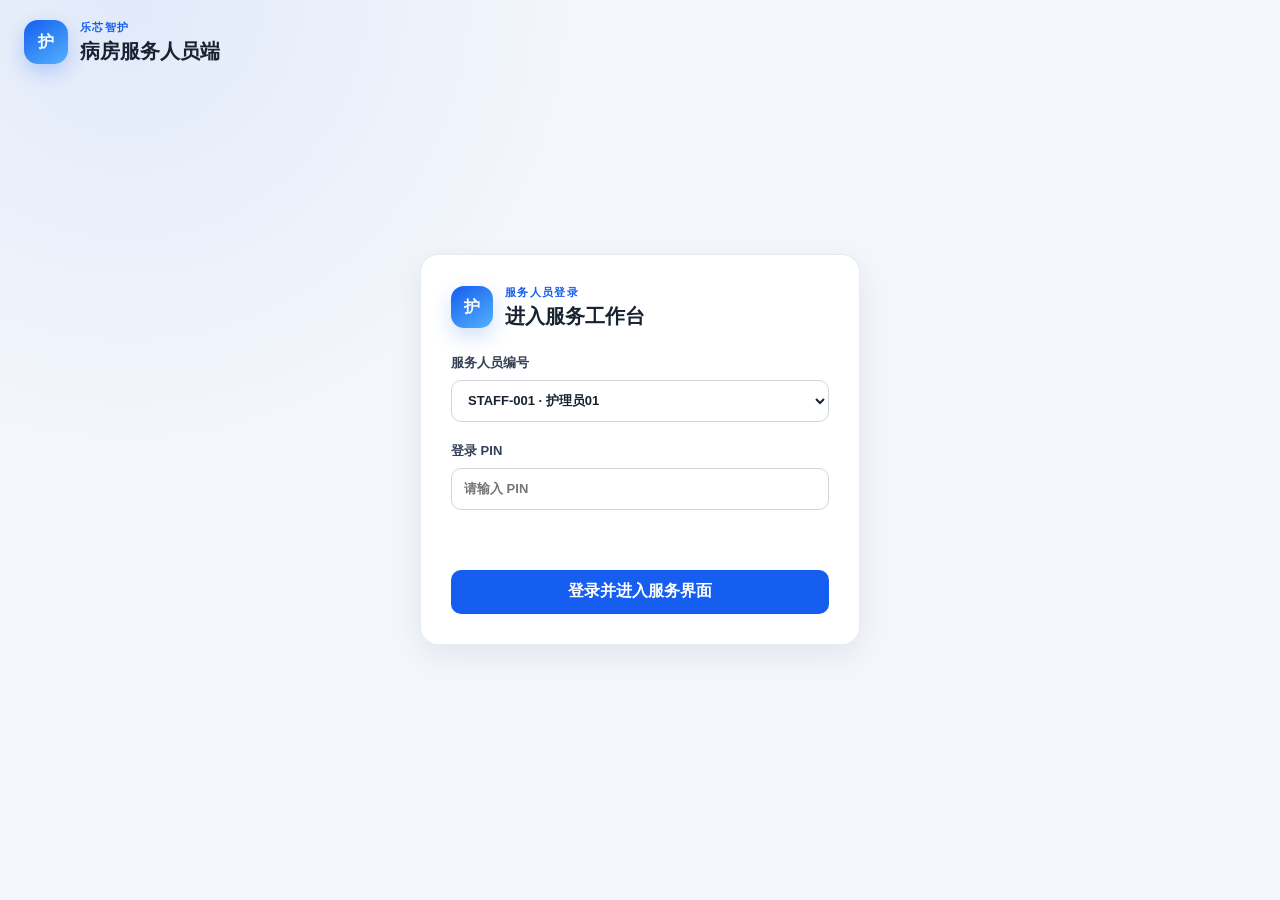
<file: index.html>
<!doctype html>
<html lang="zh-CN">
<head>
  <meta charset="utf-8">
  <meta name="viewport" content="width=device-width, initial-scale=1">
  <meta name="theme-color" content="#155eef">
  <title>乐芯智护 · 服务人员工作台</title>
  <link rel="stylesheet" href="styles.css?v=20260724-selective-purge-1">
  <script defer src="mqtt.min.js"></script>
  <script defer src="app.js?v=20260724-selective-purge-1"></script>
</head>
<body>
  <div class="page-shell">
    <header class="topbar">
      <div class="brand">
        <span class="brand-mark" aria-hidden="true">护</span>
        <div>
          <p class="eyebrow">乐芯智护</p>
          <h1>病房服务人员工作台</h1>
        </div>
      </div>
      <div class="topbar-status">
        <span id="connection-chip" class="connection-chip is-connecting">
          <span class="status-dot" aria-hidden="true"></span>
          <span id="connection-text">等待云端连接</span>
        </span>
        <time id="clock" aria-label="当前时间">--:--:--</time>
      </div>
    </header>

    <main>
      <section id="workspace" class="workspace">
        <section class="control-strip panel" aria-label="连接与人员信息">
          <div class="staff-summary">
            <span class="avatar" id="staff-avatar">01</span>
            <div>
              <strong id="staff-name">护理员01</strong>
              <span id="staff-id">STAFF-001</span>
            </div>
          </div>

          <div class="header-actions">
            <button id="admin-clear-finished" class="button danger" type="button" hidden>管理员清理工单</button>
            <button id="open-settings" class="button secondary" type="button">连接设置</button>
            <button id="logout" class="button ghost" type="button">退出登录</button>
          </div>
        </section>

        <section id="connection-panel" class="panel connection-panel" hidden>
          <div class="section-heading">
            <div>
              <p class="eyebrow">MQTT WebSocket</p>
              <h2>云端连接设置</h2>
            </div>
            <button id="close-settings" class="icon-button" type="button" aria-label="关闭连接设置">×</button>
          </div>
          <div class="connection-grid">
            <label>
              WebSocket 地址
              <input id="broker-url" value="ws://8.148.79.98:8083/mqtt" spellcheck="false">
            </label>
            <label>
              MQTT 用户名（可选）
              <input id="mqtt-username" autocomplete="username">
            </label>
            <label>
              MQTT 密码（可选）
              <input id="mqtt-password" type="password" autocomplete="current-password">
            </label>
            <label id="admin-token-field" hidden>
              管理员清理令牌
              <input id="admin-api-token" type="password" autocomplete="off" placeholder="与服务器 ADMIN_API_TOKEN 一致">
            </label>
            <button id="connect-button" class="button primary" type="button">连接云端</button>
          </div>
          <p class="helper">网页使用 8083 WebSocket；ESP 与 Python 云端仍使用 1883。连接信息只保存在当前浏览器。</p>
        </section>

        <section class="stats-grid" aria-label="工单统计">
          <article class="stat-card pending"><span>待接单</span><strong id="stat-pending">0</strong><small>需要尽快响应</small></article>
          <article class="stat-card processing"><span>处理中</span><strong id="stat-processing">0</strong><small>已接单或已到达</small></article>
          <article class="stat-card mine"><span>我的工单</span><strong id="stat-mine">0</strong><small>当前人员负责</small></article>
          <article class="stat-card completed"><span>今日已完成</span><strong id="stat-completed">0</strong><small>含等待患者确认</small></article>
        </section>

        <section class="workbench">
          <aside class="panel ticket-sidebar" aria-label="工单列表">
            <div class="section-heading compact">
              <div>
                <p class="eyebrow">实时队列</p>
                <h2>服务工单</h2>
              </div>
              <button id="refresh-tickets" class="icon-button" type="button" aria-label="刷新工单">↻</button>
            </div>

            <div class="filter-row" role="group" aria-label="工单筛选">
              <button class="filter-button is-active" type="button" data-filter="all">全部</button>
              <button class="filter-button" type="button" data-filter="pending">待接单</button>
              <button class="filter-button" type="button" data-filter="mine">我的</button>
              <button class="filter-button" type="button" data-filter="processing">处理中</button>
              <button class="filter-button" type="button" data-filter="finished">已完成</button>
            </div>

            <div id="cleanup-selection-tools" class="cleanup-selection-tools" hidden>
              <strong id="cleanup-selection-count">已选择 0 张</strong>
              <div>
                <button id="select-all-finished" class="button ghost compact" type="button">全选</button>
                <button id="delete-selected-finished" class="button danger compact" type="button" disabled>删除选中（0）</button>
                <button id="cancel-cleanup-selection" class="button ghost compact" type="button">取消</button>
              </div>
            </div>

            <div id="ticket-list" class="ticket-list"></div>
            <div class="online-tools">
              <button id="clear-finished" class="button secondary" type="button">清理已结束</button>
              <button id="restore-hidden" class="button ghost" type="button" hidden>恢复已清理</button>
            </div>
          </aside>

          <article id="ticket-detail" class="panel ticket-detail" aria-live="polite"></article>
        </section>
      </section>
    </main>
  </div>

  <div id="toast" class="toast" role="status" aria-live="polite" hidden></div>
</body>
</html>
</file>
<file: styles.css>
:root {
  color-scheme: light;
  --bg: #f3f6fb;
  --surface: #ffffff;
  --surface-soft: #f8faff;
  --text: #182230;
  --muted: #667085;
  --line: #e4e7ec;
  --primary: #155eef;
  --primary-dark: #004eeb;
  --pending: #f79009;
  --accepted: #2e90fa;
  --arrived: #7a5af8;
  --completed: #12b76a;
  --danger: #d92d20;
  --shadow: 0 10px 30px rgb(16 24 40 / 7%);
  font-family: Inter, "Microsoft YaHei", "PingFang SC", system-ui, sans-serif;
}

* { box-sizing: border-box; }
html, body, button, input { font-family: -apple-system, BlinkMacSystemFont, "PingFang SC", "Microsoft YaHei", "Segoe UI", sans-serif; }

body {
  min-width: 320px;
  min-height: 100vh;
  margin: 0;
  color: var(--text);
  background:
    radial-gradient(circle at 10% 0%, rgb(21 94 239 / 8%), transparent 28rem),
    var(--bg);
}

button, input, select { font: inherit; }
button { cursor: pointer; }
button:disabled { cursor: not-allowed; opacity: .48; }

.page-shell { width: min(1440px, 100%); margin: 0 auto; padding: 0 24px 32px; }

.topbar {
  min-height: 84px;
  display: flex;
  align-items: center;
  justify-content: space-between;
  gap: 24px;
}

.brand, .topbar-status, .staff-summary, .header-actions, .section-heading {
  display: flex;
  align-items: center;
}

.brand { gap: 12px; }
.brand-mark, .avatar {
  display: grid;
  place-items: center;
  flex: 0 0 auto;
  color: #fff;
  background: linear-gradient(145deg, #155eef, #53b1fd);
  box-shadow: 0 8px 20px rgb(21 94 239 / 24%);
}
.brand-mark { width: 44px; height: 44px; border-radius: 14px; font-weight: 800; }
.avatar { width: 40px; height: 40px; border-radius: 50%; font-size: 13px; font-weight: 800; }

h1, h2, h3, p { margin: 0; }
h1 { font-size: 20px; }
h2 { font-size: 20px; }
h3 { font-size: 15px; }
.eyebrow { margin-bottom: 3px; color: var(--primary); font-size: 11px; font-weight: 800; letter-spacing: .12em; text-transform: uppercase; }
.helper { color: var(--muted); font-size: 12px; line-height: 1.6; }
.form-error { min-height: 20px; color: var(--danger); font-size: 13px; }

.topbar-status { gap: 16px; color: var(--muted); font-size: 13px; }
.connection-chip {
  display: inline-flex;
  align-items: center;
  gap: 7px;
  padding: 7px 11px;
  border: 1px solid #fedf89;
  border-radius: 999px;
  color: #93370d;
  background: #fffaeb;
  font-weight: 700;
}
.connection-chip.is-online { color: #027a48; border-color: #abefc6; background: #ecfdf3; }
.connection-chip.is-error { color: #b42318; border-color: #fecdca; background: #fef3f2; }
.connection-chip.is-connecting { color: #175cd3; border-color: #b2ddff; background: #eff8ff; }
.status-dot { width: 8px; height: 8px; border-radius: 50%; background: currentColor; box-shadow: 0 0 0 3px currentColor; opacity: .55; }

.panel {
  border: 1px solid rgb(228 231 236 / 88%);
  border-radius: 18px;
  background: rgb(255 255 255 / 94%);
  box-shadow: var(--shadow);
}

.login-layout {
  min-height: calc(100vh - 130px);
  display: grid;
  place-items: center;
  padding: 30px 20px 70px;
}
.login-card { display: grid; gap: 20px; width: min(100%, 440px); padding: 30px; }
.login-card-header { display: flex; align-items: center; gap: 12px; margin-bottom: 4px; }
.login-icon { display: grid; place-items: center; width: 42px; height: 42px; border-radius: 13px; color: #fff; background: linear-gradient(145deg, #155eef, #53b1fd); font-weight: 800; box-shadow: 0 8px 20px rgb(21 94 239 / 20%); }

label { display: grid; gap: 8px; color: #344054; font-size: 13px; font-weight: 700; }
input, select {
  width: 100%;
  height: 42px;
  padding: 0 12px;
  border: 1px solid #d0d5dd;
  border-radius: 10px;
  outline: none;
  color: var(--text);
  background: #fff;
}
input:focus, select:focus { border-color: #84adff; box-shadow: 0 0 0 3px rgb(21 94 239 / 12%); }

.button, .icon-button, .mode-button, .filter-button {
  border: 0;
  border-radius: 10px;
  font-weight: 750;
  transition: transform .15s ease, background .15s ease, border-color .15s ease;
}
.button:active, .icon-button:active, .mode-button:active, .filter-button:active { transform: translateY(1px); }
.button { min-height: 38px; padding: 0 14px; }
.button.large { min-height: 44px; }
.button.primary { color: #fff; background: var(--primary); }
.button.primary:hover { background: var(--primary-dark); }
.button.secondary { color: #344054; border: 1px solid #d0d5dd; background: #fff; }
.button.ghost { color: var(--muted); background: transparent; }
.button.danger { color: #b42318; border: 1px solid #fecdca; background: #fef3f2; }
.icon-button { width: 36px; height: 36px; color: var(--muted); background: #f2f4f7; font-size: 20px; }

.workspace { display: grid; gap: 16px; }
.control-strip { min-height: 68px; display: flex; align-items: center; gap: 20px; padding: 12px 16px; }
.staff-summary { gap: 10px; min-width: 190px; }
.staff-summary div { display: grid; gap: 2px; }
.staff-summary span:not(.avatar) { color: var(--muted); font-size: 12px; }
.mode-switch { display: flex; gap: 4px; padding: 4px; border-radius: 12px; background: #f2f4f7; }
.mode-button { min-height: 34px; padding: 0 13px; color: var(--muted); background: transparent; }
.mode-button.is-active { color: var(--primary); background: #fff; box-shadow: 0 1px 4px rgb(16 24 40 / 10%); }
.header-actions { gap: 6px; margin-left: auto; }

.connection-panel { padding: 20px; }
.section-heading { justify-content: space-between; gap: 16px; }
.section-heading.compact { margin-bottom: 14px; }
.connection-grid { display: grid; grid-template-columns: 2fr 1fr 1fr auto; align-items: end; gap: 12px; margin: 16px 0 10px; }
#admin-token-field { grid-column: span 2; }

.stats-grid { display: grid; grid-template-columns: repeat(4, 1fr); gap: 14px; }
.stat-card { position: relative; overflow: hidden; padding: 18px; border: 1px solid var(--line); border-radius: 16px; background: var(--surface); box-shadow: 0 6px 18px rgb(16 24 40 / 4%); }
.stat-card::before { position: absolute; inset: 0 auto 0 0; width: 4px; background: var(--primary); content: ""; }
.stat-card.pending::before { background: var(--pending); }
.stat-card.processing::before { background: var(--arrived); }
.stat-card.mine::before { background: var(--accepted); }
.stat-card.completed::before { background: var(--completed); }
.stat-card span, .stat-card small { display: block; color: var(--muted); }
.stat-card strong { display: block; margin: 4px 0 2px; font-size: 30px; line-height: 1; }
.stat-card small { font-size: 11px; }

.workbench { min-height: 610px; display: grid; grid-template-columns: minmax(330px, 410px) minmax(0, 1fr); gap: 16px; }
.ticket-sidebar, .ticket-detail { min-height: 610px; }
.ticket-sidebar { display: flex; flex-direction: column; padding: 18px; }
.filter-row { display: flex; gap: 6px; padding-bottom: 12px; overflow-x: auto; }
.filter-button { flex: 0 0 auto; padding: 7px 10px; color: var(--muted); background: #f2f4f7; font-size: 12px; }
.filter-button.is-active { color: #fff; background: var(--primary); }
.cleanup-selection-tools { margin-bottom: 10px; padding: 10px; border: 1px solid #fecdca; border-radius: 12px; background: #fffbfa; }
.cleanup-selection-tools strong { display: block; margin-bottom: 8px; color: #b42318; font-size: 13px; }
.cleanup-selection-tools > div { display: flex; flex-wrap: wrap; gap: 6px; }
.button.compact { min-height: 32px; padding: 5px 10px; font-size: 12px; }
.ticket-list { display: grid; align-content: start; gap: 9px; flex: 1; max-height: 500px; overflow-y: auto; padding-right: 3px; }
.ticket-card { width: 100%; padding: 13px; border: 1px solid var(--line); border-radius: 13px; color: inherit; background: #fff; text-align: left; }
.ticket-card:hover { border-color: #b2ccff; background: #f8faff; }
.ticket-card.is-selected { border-color: #84adff; background: #eff4ff; box-shadow: inset 0 0 0 1px #84adff; }
.ticket-card.is-cleanup-selected { border-color: #f04438; background: #fff4f2; box-shadow: inset 0 0 0 1px #f04438; }
.ticket-card-status { display: inline-flex; align-items: center; gap: 7px; }
.cleanup-check { display: inline-grid; place-items: center; width: 22px; height: 22px; border: 2px solid #f97066; border-radius: 6px; color: #fff; background: #fff; font-size: 14px; font-weight: 900; }
.ticket-card.is-cleanup-selected .cleanup-check { background: #d92d20; }
.ticket-card-top, .ticket-card-bottom { display: flex; align-items: center; justify-content: space-between; gap: 12px; }
.ticket-card h3 { margin: 8px 0 5px; }
.ticket-card p { overflow: hidden; color: var(--muted); font-size: 13px; text-overflow: ellipsis; white-space: nowrap; }
.ticket-card-bottom { margin-top: 9px; color: var(--muted); font-size: 11px; }
.online-tools { display: grid; grid-template-columns: repeat(2, minmax(0, 1fr)); gap: 8px; margin-top: 14px; }
.online-tools .button { width: 100%; }

.status-badge, .priority-badge, .source-badge {
  display: inline-flex;
  align-items: center;
  width: fit-content;
  min-height: 24px;
  padding: 3px 8px;
  border-radius: 999px;
  font-size: 11px;
  font-weight: 800;
}
.status-pending { color: #93370d; background: #fffaeb; }
.status-accepted { color: #175cd3; background: #eff8ff; }
.status-arrived { color: #5925dc; background: #f4f3ff; }
.status-completed, .status-resolved { color: #027a48; background: #ecfdf3; }
.status-cancelled { color: #475467; background: #f2f4f7; }
.priority-urgent { color: #b42318; background: #fef3f2; }
.priority-normal, .source-badge { color: #475467; background: #f2f4f7; }

.ticket-detail { padding: 24px; }
.empty-state { min-height: 540px; display: grid; place-items: center; color: var(--muted); text-align: center; }
.empty-state strong { display: block; margin-bottom: 6px; color: var(--text); }
.detail-header { display: flex; align-items: flex-start; justify-content: space-between; gap: 18px; padding-bottom: 18px; border-bottom: 1px solid var(--line); }
.detail-title { display: grid; gap: 8px; }
.detail-title h2 { font-size: 25px; }
.badge-row { display: flex; flex-wrap: wrap; gap: 7px; }
.request-quote { margin: 20px 0; padding: 16px 18px; border-left: 4px solid var(--primary); border-radius: 0 12px 12px 0; background: #f5f8ff; font-size: 18px; font-weight: 750; line-height: 1.65; }
.quick-state-row { display: flex; align-items: baseline; justify-content: space-between; gap: 16px; margin: 0 0 16px; padding: 13px 15px; border: 1px solid #b2ddff; border-radius: 12px; color: #175cd3; background: #eff8ff; }
.quick-state-row strong { color: #1849a9; }
.quick-label { color: #667085; font-size: 12px; font-weight: 700; }
.detail-grid { display: grid; grid-template-columns: repeat(2, minmax(0, 1fr)); gap: 14px; }
.info-block { padding: 16px; border: 1px solid var(--line); border-radius: 14px; background: var(--surface-soft); }
.info-block h3 { margin-bottom: 12px; }
.info-row { display: flex; justify-content: space-between; gap: 18px; padding: 7px 0; color: var(--muted); font-size: 13px; }
.info-row span:last-child { color: var(--text); text-align: right; font-weight: 650; overflow-wrap: anywhere; }
.detail-folds { display: grid; gap: 10px; }
.detail-fold { border: 1px solid var(--line); border-radius: 13px; background: var(--surface-soft); }
.detail-fold summary { display: flex; align-items: center; justify-content: space-between; gap: 16px; min-height: 50px; padding: 0 15px; cursor: pointer; color: #344054; font-size: 14px; font-weight: 750; list-style: none; }
.detail-fold summary::-webkit-details-marker { display: none; }
.detail-fold summary::after { color: var(--muted); content: "+"; font-size: 20px; font-weight: 400; }
.detail-fold[open] summary { border-bottom: 1px solid var(--line); }
.detail-fold[open] summary::after { content: "−"; }
.detail-fold summary small { margin-left: auto; color: var(--muted); font-size: 11px; font-weight: 500; }

.recent-care-list { display: grid; gap: 10px; }
.recent-care-row { display: grid; grid-template-columns: minmax(0, 1fr) auto auto; align-items: center; gap: 10px; padding: 9px 0; border-bottom: 1px solid var(--line); }
.recent-care-row:last-child { border-bottom: 0; }
.recent-care-type { overflow: hidden; color: #344054; font-weight: 650; text-overflow: ellipsis; white-space: nowrap; }
.recent-care-status { padding: 3px 8px; border-radius: 999px; color: #027a48; background: #ecfdf3; font-size: 11px; white-space: nowrap; }
.recent-care-row time { color: var(--muted); font-size: 11px; white-space: nowrap; }
.fold-content { padding: 8px 15px 12px; }
.timeline-block { margin-top: 14px; }
.timeline { display: grid; gap: 0; }
.timeline-item { position: relative; display: grid; grid-template-columns: 72px 16px minmax(0, 1fr); gap: 8px; min-height: 48px; color: #344054; font-size: 13px; }
.timeline-item::after { position: absolute; top: 18px; bottom: -5px; left: 79px; width: 1px; background: #d0d5dd; content: ""; }
.timeline-item:last-child::after { display: none; }
.timeline-time { color: var(--muted); font-size: 11px; }
.timeline-dot { width: 10px; height: 10px; margin-top: 4px; border: 2px solid #84adff; border-radius: 50%; background: #fff; z-index: 1; }
.ownership-note { margin-top: 14px; padding: 11px 13px; border-radius: 10px; color: #475467; background: #f2f4f7; font-size: 12px; }
.detail-actions { display: flex; justify-content: flex-end; gap: 10px; margin-top: 20px; padding-top: 18px; border-top: 1px solid var(--line); }

.toast { position: fixed; z-index: 20; right: 24px; bottom: 24px; max-width: min(440px, calc(100vw - 48px)); padding: 13px 16px; border-radius: 12px; color: #fff; background: #101828; box-shadow: 0 14px 40px rgb(16 24 40 / 22%); font-size: 13px; }

@media (max-width: 980px) {
  .login-layout { padding: 30px 4vw 60px; }
  .stats-grid { grid-template-columns: repeat(2, 1fr); }
  .workbench { grid-template-columns: 1fr; }
  .ticket-sidebar, .ticket-detail { min-height: auto; }
  .ticket-list { max-height: 390px; }
  .connection-grid { grid-template-columns: repeat(2, 1fr); }
}

@media (max-width: 640px) {
  .page-shell { padding: 0 12px 22px; }
  .topbar { min-height: 72px; }
  .brand h1 { font-size: 16px; }
  .brand-mark { width: 38px; height: 38px; }
  .topbar-status time { display: none; }
  .login-layout { min-height: auto; padding: 28px 0; }
  .login-card { padding: 22px; }
  .control-strip { align-items: stretch; flex-wrap: wrap; }
  .staff-summary { flex: 1 1 auto; }
  .mode-switch { order: 3; width: 100%; }
  .mode-button { flex: 1; }
  .header-actions { margin-left: 0; }
  .connection-grid, .stats-grid, .detail-grid { grid-template-columns: 1fr; }
  .stat-card { padding: 14px; }
  .workbench { gap: 12px; }
  .ticket-sidebar, .ticket-detail { padding: 16px; }
  .detail-header { display: grid; }
  .request-quote { font-size: 16px; }
  .detail-actions { display: grid; grid-template-columns: 1fr; }
  .detail-actions .button { width: 100%; }
}
</file>
